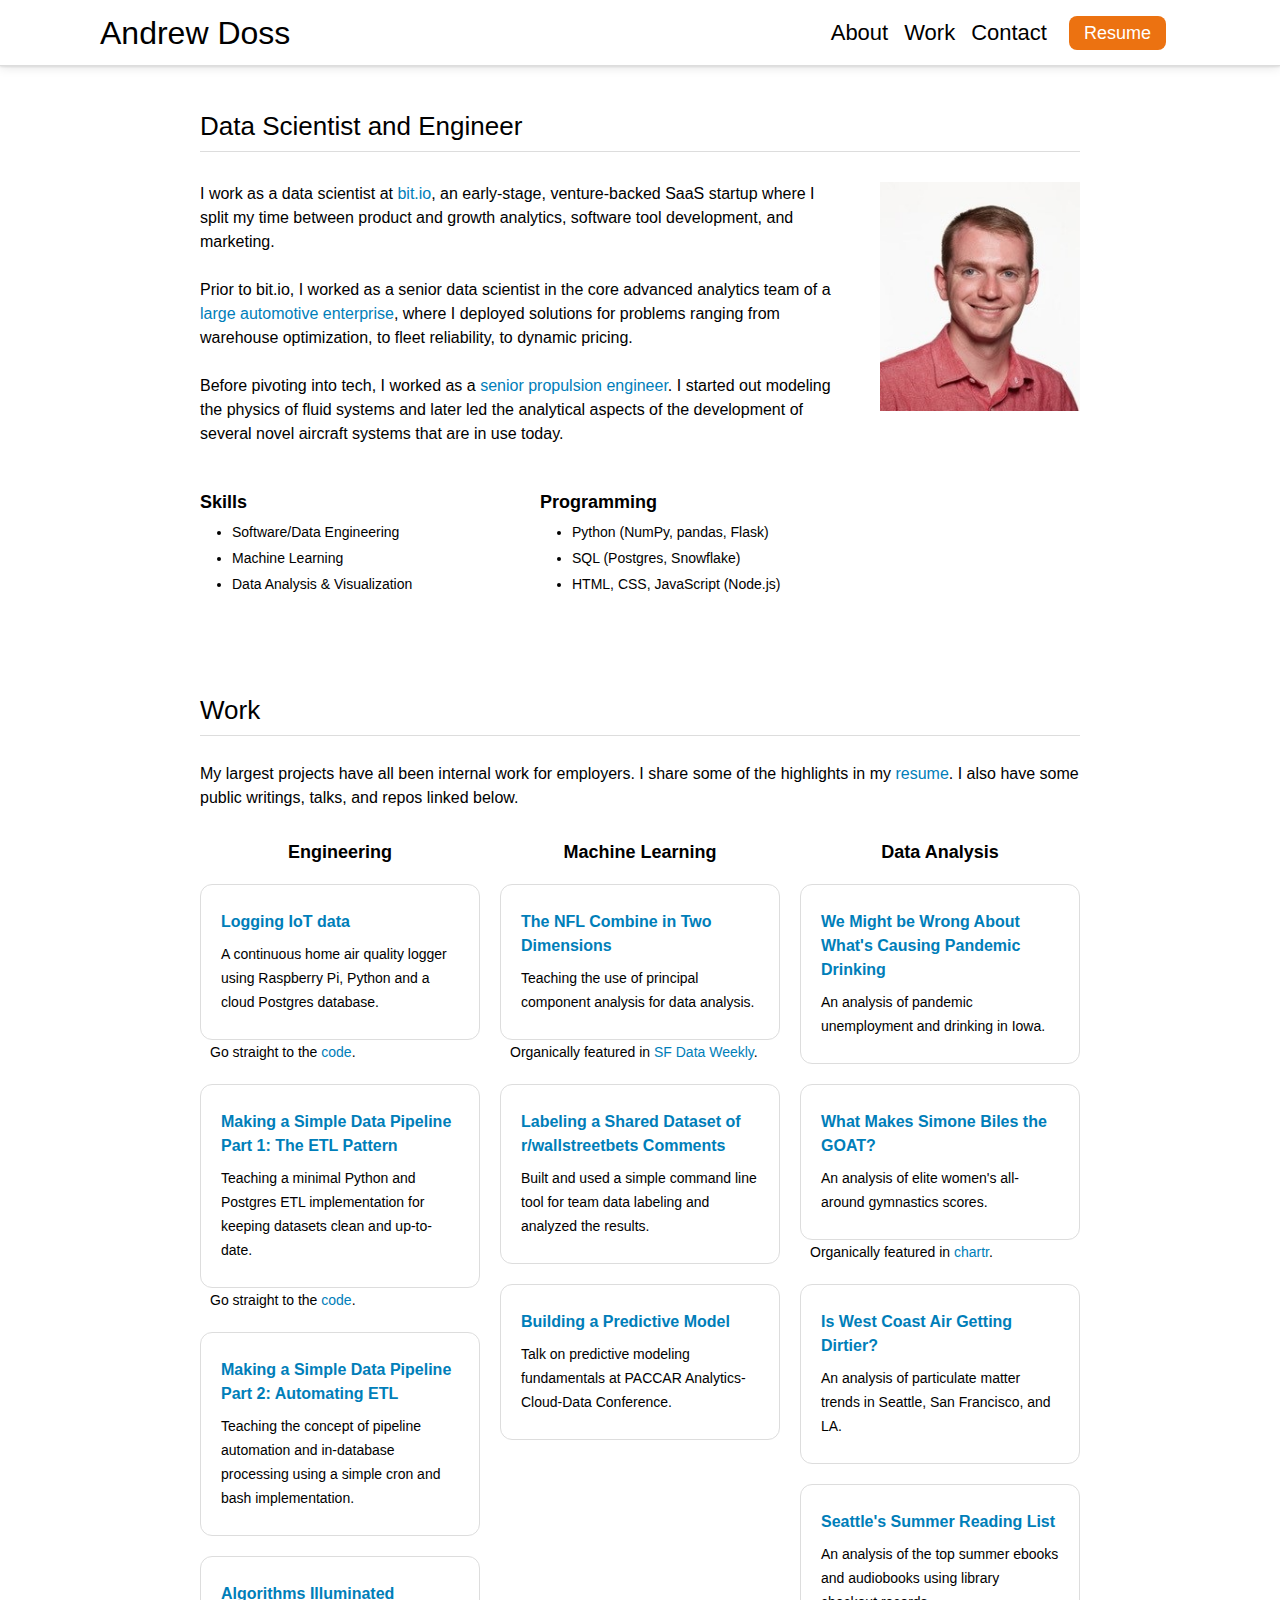
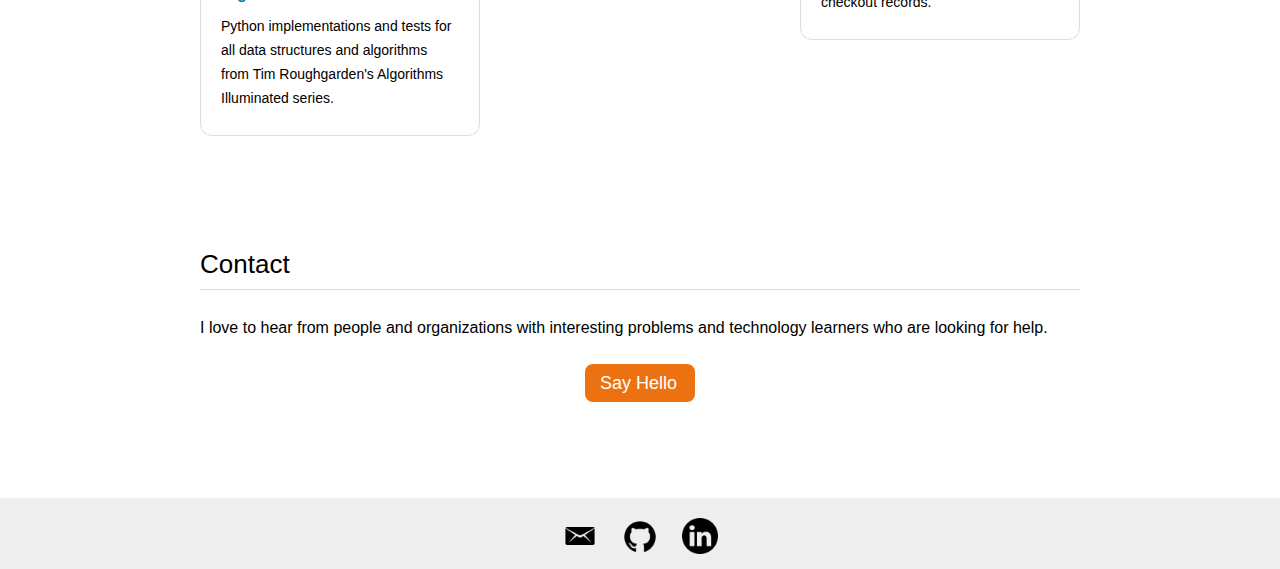
<file: index.html>
<!DOCTYPE html>
<html lang="en">
  <head>
    <!-- Global site tag (gtag.js) - Google Analytics -->
    <script async src="https://www.googletagmanager.com/gtag/js?id=G-HQZ11YJXSH"></script>
    <script>
      window.dataLayer = window.dataLayer || [];
      function gtag(){dataLayer.push(arguments);}
      gtag('js', new Date());

      gtag('config', 'G-HQZ11YJXSH');
    </script>
    <title>Andrew Doss: Data Scientist and Engineer</title>
    <meta charset="utf-8" />
    <meta name="viewport" content="width=device-width, initial-scale=1" />
    <link rel="stylesheet" href="css/style.css">
    <link rel="apple-touch-icon" sizes="180x180" href="static/favicon/apple-touch-icon.png">
    <link rel="icon" type="image/png" sizes="32x32" href="static/favicon/favicon-32x32.png">
    <link rel="icon" type="image/png" sizes="16x16" href="static/favicon/favicon-16x16.png">
    <link rel="manifest" href="static/favicon/site.webmanifest">
  </head>
  <body>
    <header>
      <nav>
        <section id="name">Andrew Doss</section>
        <section id="nav-list">
          <ul>
            <li>
              <a href="#about">About</a>
            </li>
            <li>
              <a href="#work">Work</a>
            </li>
            <li>
              <a href="#contact">Contact</a>
            </li>
            <li>
              <a target="_blank" class="call-to-action" href="static/2021_Andrew_Doss_Resume.pdf">Resume</a>
            </li>
          </ul>
        </section>
      </nav>
    </header>
    <main>
      <article id="about">
        <h1>Data Scientist and Engineer</h1>
        <div>
          <section id="bio">
            <p>I work as a data scientist at <a target="_blank"  href="https://bit.io">bit.io</a>, an early-stage, venture-backed SaaS startup where I split my time between product and growth analytics, software tool development, and marketing.</p>
            <p>Prior to bit.io, I worked as a senior data scientist in the core advanced analytics team of a <a target="_blank" href="https://en.wikipedia.org/wiki/Paccar">large automotive enterprise</a>, where I deployed solutions for problems ranging from warehouse optimization, to fleet reliability, to dynamic pricing.</p>
            <p>Before pivoting into tech, I worked as a <a target="_blank"  href="https://www.boeing.com/">senior propulsion engineer</a>. I started out modeling the physics of fluid systems and later led the analytical aspects of the development of several novel aircraft systems that are in use today.</p>
          </section>
          <section id="headshot">
            <img src="images/about_profile.jpg" alt="Profile picture for Andrew Doss">
          </section>
          <section id="skills">
            <h3>Skills</h3>
            <ul class="bullet">
              <li>Software/Data Engineering</li>
              <li>Machine Learning</li>
              <li>Data Analysis & Visualization</li>
            </ul>
          </section>
          <section id="programming">
            <h3>Programming</h3>
            <ul class="bullet">
              <li>Python (NumPy, pandas, Flask)</li>
              <li>SQL (Postgres, Snowflake)</li>
              <li>HTML, CSS, JavaScript (Node.js)</li>
            </ul>
          </section>
        </div>
      </article>
      <article id="work">
        <h1>Work</h1>
        <p>My largest projects have all been internal work for employers. I share some of the highlights in my <a target="_blank" class="highlight" href="static/2021_Andrew_Doss_Resume.pdf">resume</a>. I also have some public writings, talks, and repos linked below.</p>
        <div>
          <section id="engineering">
            <h3>Engineering</h3>
            <ul class=tile>
              <li>
                <a target="_blank" href="https://innerjoin.bit.io/make-your-own-air-quality-logger-cae269f5303e">
                    <h4>Logging IoT data</h4>
                    <p>A continuous home air quality logger using Raspberry Pi, Python and a cloud Postgres database.</p>
                </a>
                <p class="highlight">Go straight to the <a class="highlight" href="https://github.com/bitdotioinc/air-quality-logger">code</a>.</p>
              </li>
              <li>
                <a target="_blank" href="https://innerjoin.bit.io/making-a-simple-data-pipeline-part-1-the-etl-pattern-7ea52c0f3579">
                    <h4>Making a Simple Data Pipeline Part 1: The ETL Pattern</h4>
                    <p>Teaching a minimal Python and Postgres ETL implementation for keeping datasets clean and up-to-date.</p>
                </a>
                <p class="highlight">Go straight to the <a class="highlight" href="https://github.com/bitdotioinc/simple-pipeline">code</a>.</p>
              </li>
              <li>
                <a target="_blank" href="https://innerjoin.bit.io/making-a-simple-data-pipeline-part-2-scheduling-etl-and-post-load-transformations-3e8517c59eab">
                    <h4>Making a Simple Data Pipeline Part 2: Automating ETL</h4>
                    <p>Teaching the concept of pipeline automation and in-database processing using a simple cron and bash implementation.</p>
                </a>
              </li>
              <li>
                <a target="_blank" href="https://github.com/andrewdoss/algorithms_illuminated">
                    <h4>Algorithms Illuminated</h4>
                    <p>Python implementations and tests for all data structures and algorithms from Tim Roughgarden's Algorithms Illuminated series.</p>
                </a>
              </li>
            </ul>
          </section>
          <section id="machine-learning">
            <h3>Machine Learning</h3>
            <ul class="tile">
              <li>
                <a target="_blank" href="https://innerjoin.bit.io/the-nfl-combine-in-two-dimensions-95ba79e3470d">
                    <h4>The NFL Combine in Two Dimensions</h4>
                    <p>Teaching the use of principal component analysis for data analysis.</p>
                </a>
                <p class="highlight">Organically featured in <a class="highlight" href="http://weekly.sfdata.io/issues/sf-data-weekly-the-nfl-combine-data-aquariums-and-being-analytics-driven-651203">SF Data Weekly</a>.</p>
              </li>
              <li>
                <a target="_blank" href="https://innerjoin.bit.io/labeling-a-shared-dataset-of-r-wallstreetbets-comments-b147202789d7">
                    <h4>Labeling a Shared Dataset of r/wallstreetbets Comments</h4>
                    <p>Built and used a simple command line tool for team data labeling and analyzed the results.</p>
                </a>
              </li>
              <li>
                <a target="_blank" href="./static/building_a_predictive_model.html">
                    <h4>Building a Predictive Model</h4>
                    <p>Talk on predictive modeling fundamentals at PACCAR Analytics-Cloud-Data Conference.</p>
                </a>
              </li>
            </ul>
          </section>
          <section id="data-analysis">
            <h3>Data Analysis</h3>
            <ul class="tile">
              <li>
                <a target="_blank" href="https://innerjoin.bit.io/we-might-be-wrong-about-whats-causing-pandemic-drinking-59ef3d1dba73">
                    <h4>We Might be Wrong About What's Causing Pandemic Drinking</h4>
                    <p>An analysis of pandemic unemployment and drinking in Iowa.</p>
                </a>
              </li>
              <li>
                <a target="_blank" href="https://innerjoin.bit.io/what-makes-simone-biles-the-goat-b1433582e4b">
                    <h4>What Makes Simone Biles the GOAT?</h4>
                    <p>An analysis of elite women's all-around gymnastics scores.</p>
                </a>
                <p class="highlight">Organically featured in <a class ="highlight" href="https://www.chartr.co/newsletters/2021/7/28/how-apple-makes-its-money">chartr</a>.</p>
              </li>
              <li>
                <a target="_blank" href="https://innerjoin.bit.io/is-west-coast-air-getting-dirtier-3e33a733a2f8">
                    <h4>Is West Coast Air Getting Dirtier?</h4>
                    <p>An analysis of particulate matter trends in Seattle, San Francisco, and LA.</p>
                </a>
              </li>
              <li>
                <a target="_blank" href="https://innerjoin.bit.io/seattles-summer-reading-list-7424797b9b97">
                    <h4>Seattle's Summer Reading List</h4>
                    <p>An analysis of the top summer ebooks and audiobooks using library checkout records.</p>
                </a>
              </li>
            </ul>
          </section>
        </div>
      </article>
      <article id="contact">
        <h1>Contact</h1>
        <p>I love to hear from people and organizations with interesting problems and technology learners who are looking for help.</p>
        <a class="call-to-action" href="mailto:andrewjdoss@gmail.com?subject=Hello">Say Hello</a>
      </article>
    </main>
    <footer>
      <ul>
        <li><a href="mailto:andrewjdoss@gmail.com"><img src="images/email.png"></a></li>
        <li><a target="_blank" href="https://github.com/andrewdoss"><img src="images/github.png"></a></li>
        <li><a target="_blank" href="https://www.linkedin.com/in/andrew-j-doss/"><img src="images/linkedin.png"></a></li>
      </ul>
    </footer>
  </body>
</html>
</file>
<file: css/style.css>
@import url("css_reset.css");

body {
  background-color: #ffffff;
  font: 16px Helvetica, Arial, sans-serif;
  color: #000000;
  line-height: 1.5em;
  margin: 0 auto;
}

header {
  margin: 0 auto;
  background-color: #ffffff;
  border-bottom: #dddddd solid 1px;
  box-shadow: 0 1px 2px 0 rgba(0, 0, 0, 0.1), 0 2px 10px 0 rgba(0, 0, 0, 0.1);
}

main {
  max-width: 1080px;
  margin: 0 auto;
}

p {
  margin-bottom: 1.5em;
}

h1 {
  font-size: 26px;
  font-weight: normal;
}

main h1 {
  border-bottom: #dddddd solid 1px;
  padding-bottom: 0.5em;
}

h2 {
  font-size: 22px;
  font-weight: normal;
}

h3 {
  font-size: 18px;
}

h4 {
  font-size: 16px;
}

h1 {
  margin-bottom: 1.0em;
  text-align: center;
}

article {
  margin: 3em 10px 6em 10px;
}

#skills h3 {
  font-weight: bold;
}

#programming h3 {
  font-weight: bold;
}

h2, h3, h4, h5 {
  margin-bottom: 0.5em;
}

nav {
  max-width: 1080px;
  margin: 0 auto;
  padding: 20px 10px;
  font-size: 32px;
  display: grid;
  grid-template-columns: 1fr;
  grid-template-rows: auto;
  align-items: center;
  row-gap: 1.0em;
}

nav ul {
  font-size: 22px;
  display: flex;
  flex-direction: row;
  justify-content: center;
}

nav ul li {
  margin: auto 8px;
}

nav a {
  text-decoration: none;
  color: #000000;
}

nav a:hover {
  color: #007eb9;
}

#name {
  margin: auto;
}

.call-to-action {
  color: #ffffff;
  background-color: #ec7211;
  border-radius: 8px;
  margin: 2px 6px;
  padding: 7px 15px;
  font-size: 18px;
}

.call-to-action:hover {
  color: #ffffff;
  background-color: #d86b12;
}

main a {
  text-decoration: none;
  color: #007eb9;
}

main a:hover {
  text-decoration: underline;
}

ul.bullet {
  margin-left: 2em;
  list-style-position: outside;
  list-style-type: disc;
  text-align: left;
  line-height: 1.2em;;
}

ul.bullet > li {
  font-size: 14px;
  margin-bottom: 0.5em
}

#about > div {
  display: grid;
  grid-template-columns: 1fr 1fr;
  grid-template-rows: auto;
  grid-template-areas:
    "bio bio"
    "skills programming"
    "headshot headshot";
}

#about > div img {
  width: 200px;
  display: block;
  margin: 20px auto;
}

#bio {
  grid-area: bio;
}

#headshot {
  grid-area: headshot;
}

#skills {
  grid-area: skills;
}

#programming {
  grid-area: programming;
}

#work h3 {
  text-align: center;
}

article > div {
  margin: 30px 0;
  display: grid;
  grid-template-columns: 1fr;
  column-gap: 20px;
  row-gap: 20px;
}

ul.tile li {
  background-color: #ffffff;
  color: #000000;
  margin: 20px 0;
}

ul.tile li a > p {
  margin: 0;
  font-size: 14px;
}

ul.tile li > p {
  margin: 0 0 0 10px;
  font-size: 14px;
}

ul.tile li > a {
  display: block;
  padding: 25px 20px;
  color: #000000;
  background-color: #ffffff;
  border: 1px solid #dddddd;
  border-radius: 12px;
}

ul.tile li p a {
  display: inline;
  background-color: #ffffff;
  color: #007eb9;
  padding: 0;
}

ul.tile li a h4 {
  color: #007eb9;
}

ul.tile li p a:hover {
  text-decoration: underline;
  background-color: #ffffffff;
}

ul.tile li > a:hover {
  text-decoration: none;
  /* background-color: #dddddd; */
  box-shadow: 0 2px 4px 0 rgba(0, 0, 0, 0.1), 0 3px 10px 0 rgba(0, 0, 0, 0.1);
}

#contact a {
  display: block;
  margin: auto;
  width: 80px;
  text-decoration: none;
}

footer {
  background-color: #eeeeee;
  text-align: center;
}

footer ul {
  display: flex;
  flex-direction: row;
  align-items: baseline;
  justify-content: center;
  padding: 1.25em 0 0.5em 0;
}

footer ul li {
  margin: auto 12px;
}

footer img {
  height: 36px;
}

@media screen and (min-width: 600px) {
  article {
    margin: 3em 50px 6em 50px;
  }
}

@media screen and (min-width: 930px) {
  main {
    margin: 0 auto;
  }

  article {
    margin: 3em 100px 6em 100px;
  }

  h1 {
    text-align: left;
  }

  #about > div {
    grid-template-columns: 1.5fr 1.5fr 1fr;
    grid-template-rows: auto;
    grid-template-areas:
      "bio bio headshot"
      "skills programming .";
    column-gap: 40px;
  }

  #about > div img {
    width: 100%;
    margin: 0;
  }

  nav {
    grid-template-columns: 0.33fr 0.67fr;
    grid-template-rows: auto;
    padding: 20px 100px;
  }

  nav ul {
    justify-content: flex-end;
  }

  #name {
    margin: 0;
  }

  article > div {
    display: grid;
    grid-template-columns: 1fr 1fr 1fr;
    grid-template-rows: auto;
  }
}
</file>
